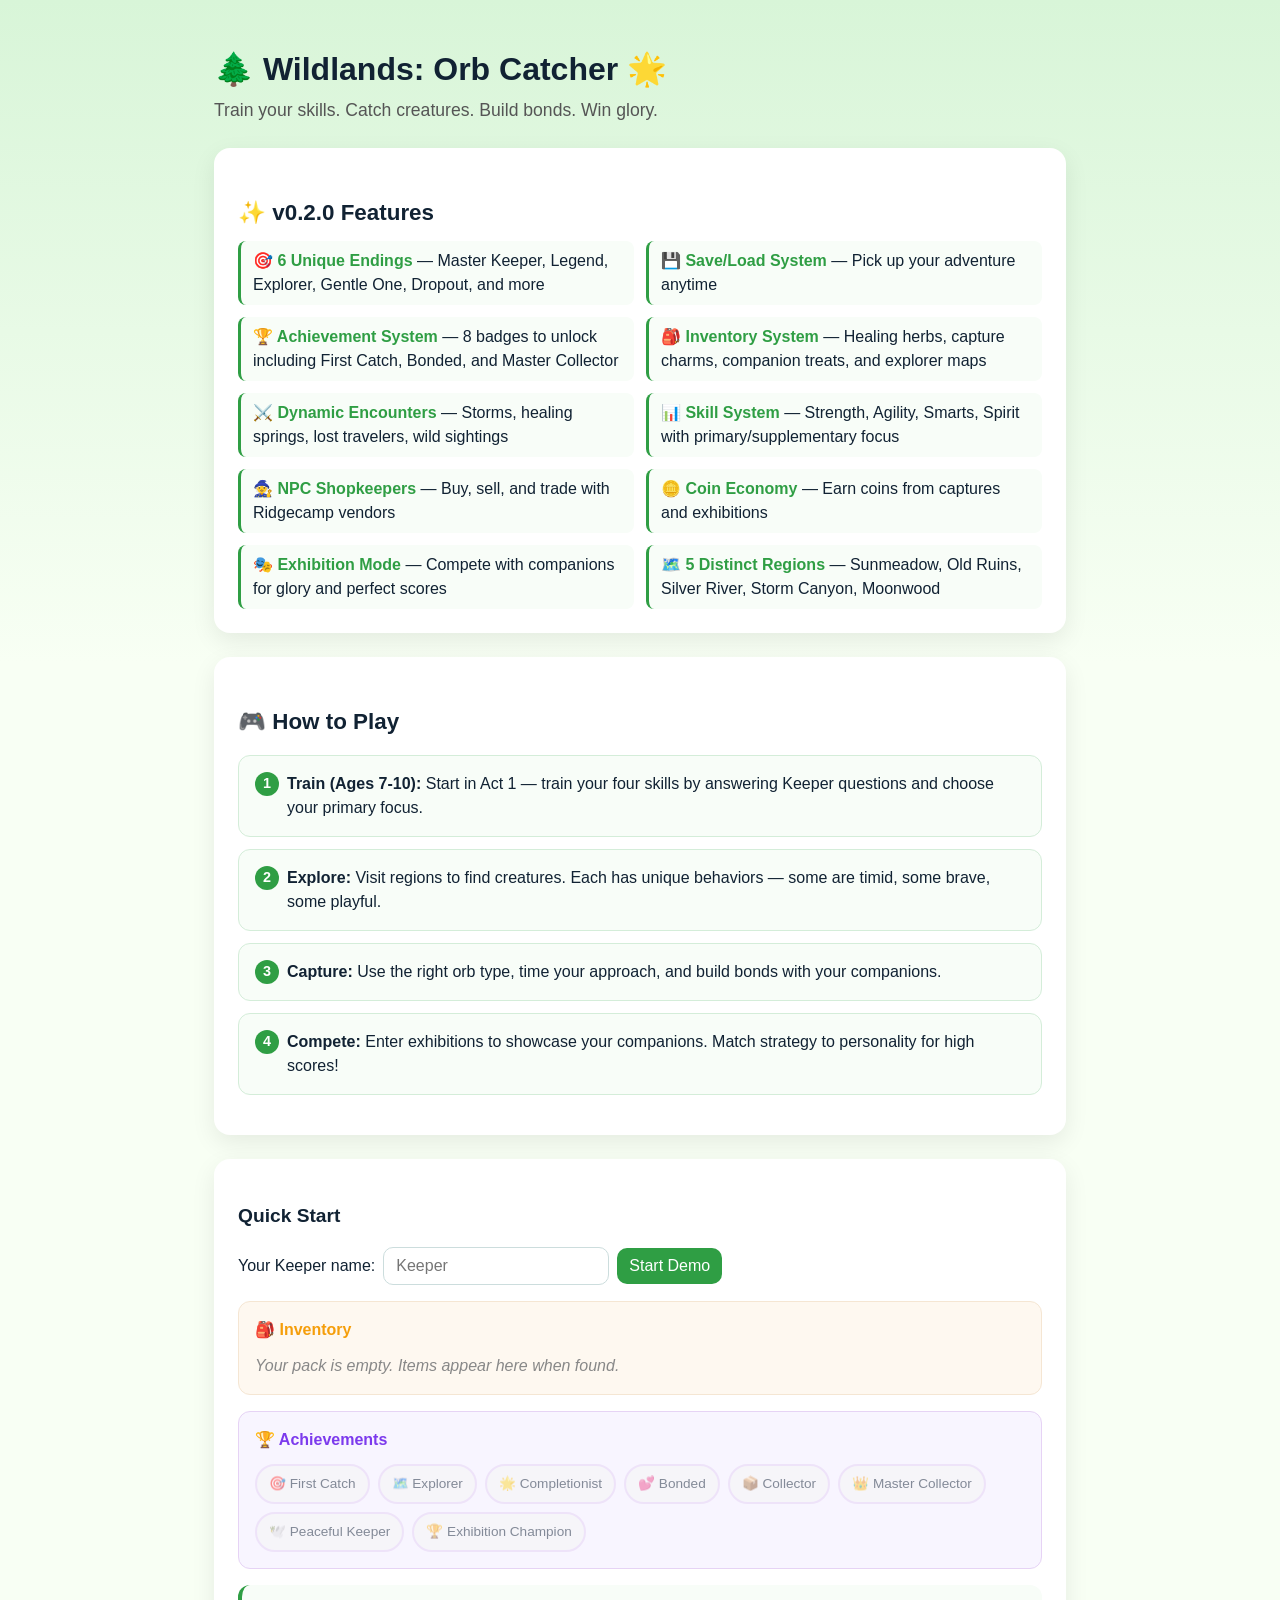
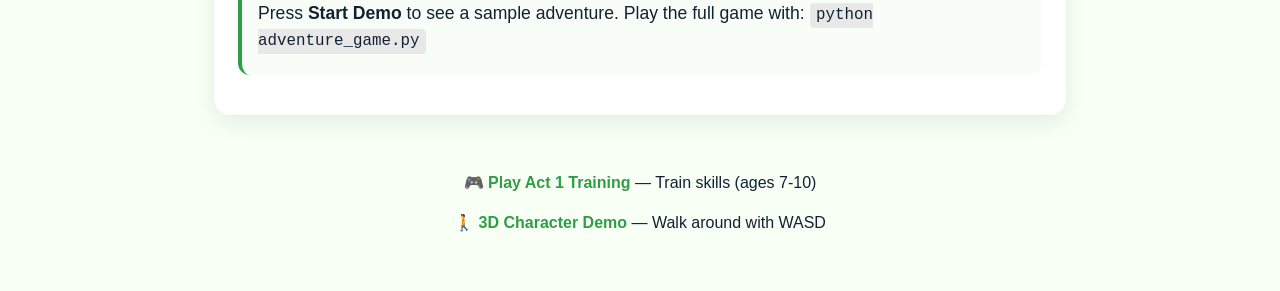
<file: web/index.html>
<!doctype html>
<html lang="en">
  <head>
    <meta charset="UTF-8" />
    <meta name="viewport" content="width=device-width, initial-scale=1.0" />
    <title>Wildlands: Orb Catcher v0.2.0</title>
    <link rel="stylesheet" href="styles.css" />
  </head>
  <body>
    <main class="game">
      <h1>🌲 Wildlands: Orb Catcher 🌟</h1>
      <p class="subtitle">Train your skills. Catch creatures. Build bonds. Win glory.</p>

      <section class="features">
        <h2>✨ v0.2.0 Features</h2>
        <ul>
          <li><strong>🎯 6 Unique Endings</strong> — Master Keeper, Legend, Explorer, Gentle One, Dropout, and more</li>
          <li><strong>💾 Save/Load System</strong> — Pick up your adventure anytime</li>
          <li><strong>🏆 Achievement System</strong> — 8 badges to unlock including First Catch, Bonded, and Master Collector</li>
          <li><strong>🎒 Inventory System</strong> — Healing herbs, capture charms, companion treats, and explorer maps</li>
          <li><strong>⚔️ Dynamic Encounters</strong> — Storms, healing springs, lost travelers, wild sightings</li>
          <li><strong>📊 Skill System</strong> — Strength, Agility, Smarts, Spirit with primary/supplementary focus</li>
          <li><strong>🧙 NPC Shopkeepers</strong> — Buy, sell, and trade with Ridgecamp vendors</li>
          <li><strong>🪙 Coin Economy</strong> — Earn coins from captures and exhibitions</li>
          <li><strong>🎭 Exhibition Mode</strong> — Compete with companions for glory and perfect scores</li>
          <li><strong>🗺️ 5 Distinct Regions</strong> — Sunmeadow, Old Ruins, Silver River, Storm Canyon, Moonwood</li>
        </ul>
      </section>

      <section class="panel">
        <h2>🎮 How to Play</h2>
        <ol class="how-to-play">
          <li><strong>Train (Ages 7-10):</strong> Start in Act 1 — train your four skills by answering Keeper questions and choose your primary focus.</li>
          <li><strong>Explore:</strong> Visit regions to find creatures. Each has unique behaviors — some are timid, some brave, some playful.</li>
          <li><strong>Capture:</strong> Use the right orb type, time your approach, and build bonds with your companions.</li>
          <li><strong>Compete:</strong> Enter exhibitions to showcase your companions. Match strategy to personality for high scores!</li>
        </ol>
      </section>

      <section class="panel">
        <h3>Quick Start</h3>
        <div class="row">
          <label for="playerName">Your Keeper name:</label>
          <input id="playerName" type="text" maxlength="24" placeholder="Keeper" />
          <button id="startBtn">Start Demo</button>
          <button id="restartBtn" class="hidden">Restart</button>
        </div>

        <div class="hud" id="hud">
          <div class="hud-section">
            <span class="hud-label">💚 Health</span>
            <span class="hud-value" id="healthVal">10</span>
          </div>
          <div class="hud-section">
            <span class="hud-label">🪙 Coins</span>
            <span class="hud-value" id="coinVal">0</span>
          </div>
          <div class="hud-section">
            <span class="hud-label">🍀 Luck</span>
            <span class="hud-value" id="luckVal">0</span>
          </div>
          <div class="hud-section">
            <span class="hud-label">🦁 Courage</span>
            <span class="hud-value" id="courageVal">0</span>
          </div>
        </div>

        <div class="inventory-panel" id="inventoryPanel">
          <h4>🎒 Inventory</h4>
          <div class="inventory-grid" id="inventoryGrid">
            <p class="empty-inv">Your pack is empty. Items appear here when found.</p>
          </div>
        </div>

        <div class="achievements-panel" id="achievementsPanel">
          <h4>🏆 Achievements</h4>
          <div class="achievements-grid" id="achievementsGrid">
            <div class="achievement locked" data-id="first_catch" title="Catch your first creature">🎯 First Catch</div>
            <div class="achievement locked" data-id="explorer" title="Visit 3 different regions">🗺️ Explorer</div>
            <div class="achievement locked" data-id="completionist" title="Visit all regions">🌟 Completionist</div>
            <div class="achievement locked" data-id="bonded" title="Reach max bond with a companion">💕 Bonded</div>
            <div class="achievement locked" data-id="collector" title="Catch 5+ creatures">📦 Collector</div>
            <div class="achievement locked" data-id="master_collector" title="Catch 10+ creatures">👑 Master Collector</div>
            <div class="achievement locked" data-id="peaceful_keeper" title="Leave more creatures than you catch">🕊️ Peaceful Keeper</div>
            <div class="achievement locked" data-id="exhibition_champion" title="Win an exhibition">🏆 Exhibition Champion</div>
          </div>
        </div>

        <div class="story" id="story">Press <strong>Start Demo</strong> to see a sample adventure. Play the full game with: <code>python adventure_game.py</code></div>
        <div class="choices" id="choices"></div>
      </section>

      <section class="links">
        <p>🎮 <a href="act1.html">Play Act 1 Training</a> — Train skills (ages 7-10)</p>
        <p>🚶 <a href="character3d.html">3D Character Demo</a> — Walk around with WASD</p>
      </section>
    </main>

    <script src="script.js"></script>
  </body>
</html>
</file>
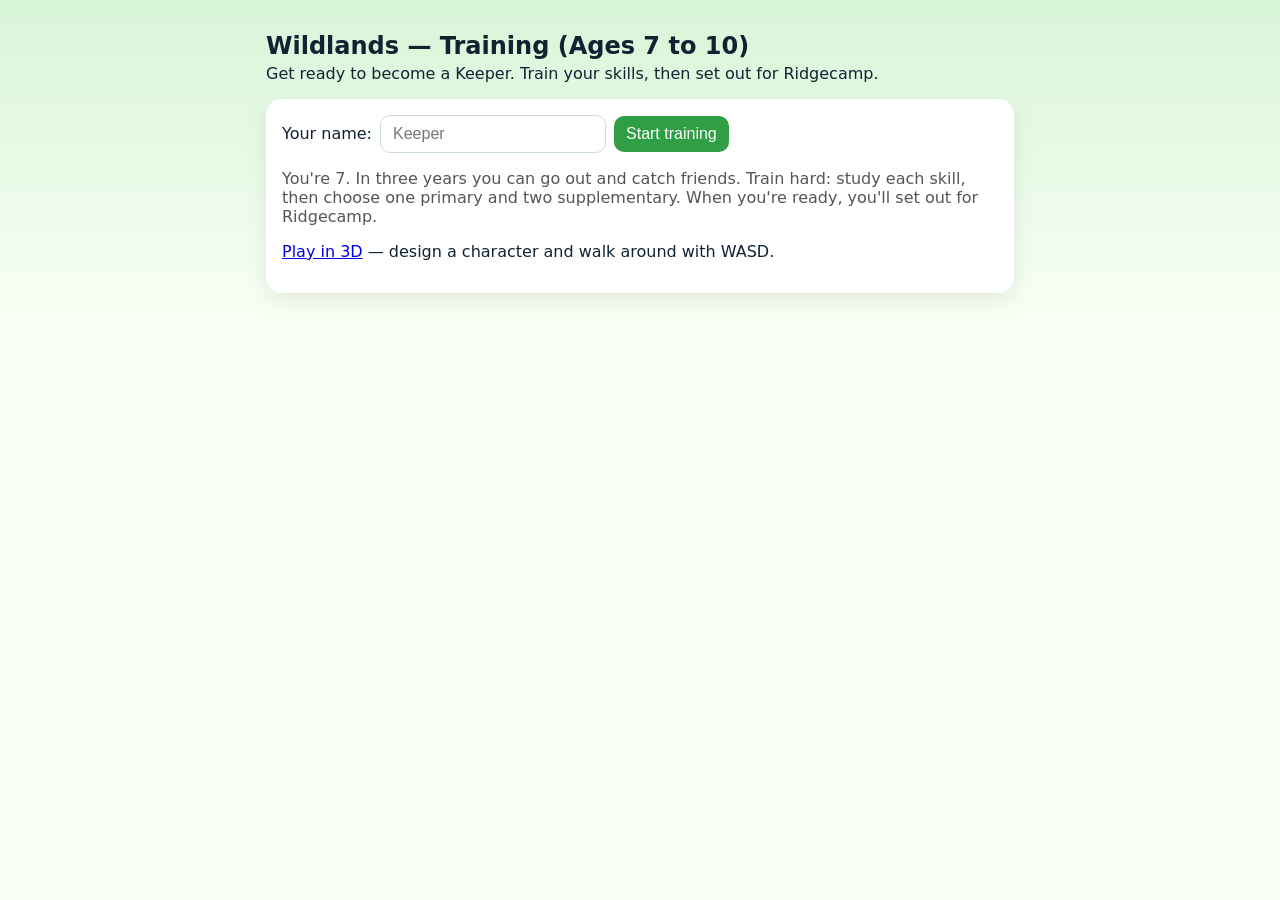
<file: web/act1.html>
<!DOCTYPE html>
<html lang="en">
  <head>
    <meta charset="UTF-8" />
    <meta name="viewport" content="width=device-width, initial-scale=1.0" />
    <title>Wildlands — Training (Act 1)</title>
    <style>
      * { box-sizing: border-box; }
      body {
        display: block;
        margin: 0;
        min-height: 100vh;
        font-family: system-ui, "Segoe UI", sans-serif;
        color: #123;
        background: #e8f5e9;
        background: linear-gradient(180deg, #d8f5d8, #f8fff4 35%);
      }
      main.game {
        display: block;
        max-width: 780px;
        margin: 0 auto;
        padding: 1rem;
      }
      .panel {
        background: #fff;
        border-radius: 16px;
        padding: 1rem;
        box-shadow: 0 8px 24px rgba(0,0,0,0.08);
      }
      .act1-title { font-size: 1.5rem; margin-bottom: 0.25rem; }
      .subtitle { margin-top: 0; }
      .row { display: flex; gap: 0.5rem; flex-wrap: wrap; align-items: center; }
      input, button {
        border-radius: 10px;
        border: 1px solid #cdd;
        padding: 0.55rem 0.75rem;
        font-size: 1rem;
      }
      button {
        cursor: pointer;
        background: #2f9e44;
        color: white;
        border: none;
      }
      button:hover { filter: brightness(1.05); }
      .skill-grid { display: grid; grid-template-columns: repeat(4, 1fr); gap: 0.5rem; margin: 0.75rem 0; }
      .skill-card { background: #f0f8f0; border-radius: 10px; padding: 0.5rem 0.75rem; text-align: center; border: 2px solid #d4edd9; }
      .skill-card.primary { border-color: #2f9e44; background: #e8f5e9; }
      .skill-card.supplementary { border-color: #1c7ed6; background: #e3f2fd; }
      .skill-name { font-weight: bold; font-size: 0.9rem; }
      .skill-value { font-size: 1.25rem; color: #2f9e44; }
      .year-badge { display: inline-block; background: #1c7ed6; color: white; padding: 0.25rem 0.5rem; border-radius: 8px; margin-left: 0.5rem; font-size: 0.9rem; }
      .story { margin-top: 1rem; font-size: 1.1rem; line-height: 1.45; min-height: 60px; }
      .stats { margin-top: 0.75rem; font-size: 0.95rem; color: #2b4; }
      .choices { margin-top: 1rem; display: grid; gap: 0.6rem; }
      .choice-btn { text-align: left; background: #fff; border: 2px solid #d4edd9; color: #123; }
      .choice-btn:hover { border-color: #2f9e44; }
      .question-block { background: #f8fcf8; border-radius: 12px; padding: 1rem; margin: 1rem 0; border: 2px solid #d4edd9; }
      .question-text { font-size: 1.1rem; margin-bottom: 0.75rem; }
      .answer-btn { display: block; width: 100%; text-align: left; margin-bottom: 0.5rem; padding: 0.6rem 1rem; }
      .answer-btn.correct { border-color: #2f9e44; background: #e8f5e9; }
      .answer-btn.wrong { border-color: #c62828; background: #ffebee; }
      .feedback { margin-top: 0.75rem; font-weight: 500; }
      .feedback.ok { color: #2e7d32; }
      .feedback.fail { color: #c62828; }
      .hidden { display: none !important; }
    </style>
  </head>
  <body>
    <noscript><p style="padding:1rem;margin:1rem;background:#fff3cd;border-radius:8px;">JavaScript is required. Enable it and reload.</p></noscript>
    <main class="game">
      <h1 class="act1-title">Wildlands — Training (Ages 7 to 10)</h1>
      <p class="subtitle">Get ready to become a Keeper. Train your skills, then set out for Ridgecamp.</p>

      <section class="panel" id="panel">
        <div id="screen-start">
          <div class="row">
            <label for="act1Name">Your name:</label>
            <input id="act1Name" type="text" maxlength="24" placeholder="Keeper" />
            <button id="act1StartBtn" type="button">Start training</button>
          </div>
          <p style="margin-top:1rem; color:#555;">You're 7. In three years you can go out and catch friends. Train hard: study each skill, then choose one primary and two supplementary. When you're ready, you'll set out for Ridgecamp.</p>
          <p style="margin-top:0.5rem;"><a href="character3d.html">Play in 3D</a> — design a character and walk around with WASD.</p>
        </div>

        <div id="screen-training" class="hidden">
          <div class="stats" id="act1Stats"></div>
          <div class="story" id="act1Story"></div>
          <div id="act1Choices" class="choices"></div>
          <div id="act1Question" class="hidden question-block">
            <div class="question-text" id="act1QuestionText"></div>
            <div id="act1Answers"></div>
            <div id="act1Feedback" class="feedback hidden"></div>
          </div>
        </div>

        <div id="screen-focus" class="hidden">
          <div class="story" id="focusStory"></div>
          <div id="focusChoices" class="choices"></div>
        </div>

        <div id="screen-ready" class="hidden">
          <div class="story" id="readyStory"></div>
          <p style="margin-top:1rem;"><a href="index.html" style="display:inline-block; text-decoration:none;">Back to Forest Adventure</a></p>
        </div>
      </section>
    </main>

    <script>
(function () {
  "use strict";
  var SKILLS = ["Strength", "Agility", "Smarts", "Spirit"];
  var BASELINE = 2;
  var PRIMARY_THRESHOLD = 4;
  var SUPPLEMENTARY_THRESHOLD = 3;
  var ACTIONS_PER_YEAR = 10;
  var QUESTIONS = {
    Strength: { text: "What's the safest way to carry a heavy orb?", options: ["In one hand", "Close to your body with both hands", "On your head", "Tossing it"], correctIndex: 1 },
    Agility: { text: "What's the best way to step so you don't startle a creature?", options: ["Stomp loudly", "Move slowly and quietly", "Run toward it", "Jump"], correctIndex: 1 },
    Smarts: { text: "What do Moss Bunnies eat?", options: ["Berries", "Insects", "Grass and leaves", "Seeds"], correctIndex: 2 },
    Spirit: { text: "What should you do if a creature looks scared?", options: ["Chase it", "Stay calm and still, speak softly", "Throw food at it", "Leave immediately"], correctIndex: 1 }
  };
  var state = null;

  function getState() {
    return { name: "", skills: { Strength: 0, Agility: 0, Smarts: 0, Spirit: 0 }, actions: 0, year: 1, primary: null, supplementary: [], focusChosen: false, screen: "start" };
  }
  function currentYearLabel() {
    return "Year " + Math.min(3, Math.floor(state.actions / ACTIONS_PER_YEAR) + 1) + " of 3";
  }
  function allAtBaseline() {
    return SKILLS.every(function(s) { return state.skills[s] >= BASELINE; });
  }
  function isReady() {
    if (!state.focusChosen || state.primary === null || state.supplementary.length !== 2) return false;
    if (Math.floor(state.actions / ACTIONS_PER_YEAR) < 2) return false;
    if (state.skills[state.primary] < PRIMARY_THRESHOLD) return false;
    if (state.supplementary.some(function(s) { return state.skills[s] < SUPPLEMENTARY_THRESHOLD; })) return false;
    return true;
  }
  function showScreen(id) {
    ["screen-start", "screen-training", "screen-focus", "screen-ready"].forEach(function(sid) {
      var el = document.getElementById(sid);
      if (el) el.classList.add("hidden");
    });
    var target = document.getElementById(id);
    if (target) target.classList.remove("hidden");
  }
  function renderStats() {
    var el = document.getElementById("act1Stats");
    if (!el || !state) return;
    var parts = SKILLS.map(function(s) {
      var c = "skill-card";
      if (state.primary === s) c += " primary";
      if (state.supplementary.indexOf(s) !== -1) c += " supplementary";
      return "<div class=\"" + c + "\"><span class=\"skill-name\">" + s + "</span><br><span class=\"skill-value\">" + state.skills[s] + "</span></div>";
    });
    el.innerHTML = "<div><span class=\"year-badge\">" + currentYearLabel() + "</span> Actions: " + state.actions + "</div><div class=\"skill-grid\">" + parts.join("") + "</div>";
  }
  function renderTrainingChoices() {
    var storyEl = document.getElementById("act1Story");
    var choicesEl = document.getElementById("act1Choices");
    var questionEl = document.getElementById("act1Question");
    if (questionEl) questionEl.classList.add("hidden");
    if (storyEl) storyEl.textContent = "What do you want to study, " + state.name + "?";
    if (!choicesEl) return;
    choicesEl.innerHTML = "";
    SKILLS.forEach(function(skill) {
      var btn = document.createElement("button");
      btn.type = "button";
      btn.className = "choice-btn";
      btn.textContent = "Study " + skill;
      btn.addEventListener("click", function() { showQuestion(skill); });
      choicesEl.appendChild(btn);
    });
  }
  function showQuestion(skill) {
    var q = QUESTIONS[skill];
    if (!q) return;
    var textEl = document.getElementById("act1QuestionText");
    var answersEl = document.getElementById("act1Answers");
    if (textEl) textEl.textContent = q.text;
    if (answersEl) {
      answersEl.innerHTML = "";
      q.options.forEach(function(opt, i) {
        var btn = document.createElement("button");
        btn.type = "button";
        btn.className = "answer-btn choice-btn";
        btn.textContent = opt;
        btn.addEventListener("click", function() { submitAnswer(skill, i, btn, answersEl); });
        answersEl.appendChild(btn);
      });
    }
    var feedbackEl = document.getElementById("act1Feedback");
    if (feedbackEl) feedbackEl.classList.add("hidden");
    var questionBlock = document.getElementById("act1Question");
    if (questionBlock) questionBlock.classList.remove("hidden");
  }
  function submitAnswer(skill, chosenIndex, chosenBtn, answersEl) {
    var q = QUESTIONS[skill];
    var correct = chosenIndex === q.correctIndex;
    var feedbackEl = document.getElementById("act1Feedback");
    if (feedbackEl) {
      feedbackEl.classList.remove("hidden", "ok", "fail");
      feedbackEl.classList.add(correct ? "ok" : "fail");
      feedbackEl.textContent = correct ? "Correct! +1 " + skill + "." : "Not quite. The right answer was: \"" + q.options[q.correctIndex] + "\". No change this time.";
    }
    if (answersEl) {
      var btns = answersEl.querySelectorAll("button");
      for (var i = 0; i < btns.length; i++) { btns[i].disabled = true; btns[i].classList.remove("correct", "wrong"); }
      chosenBtn.classList.add(correct ? "correct" : "wrong");
      if (!correct && answersEl.children[q.correctIndex]) answersEl.children[q.correctIndex].classList.add("correct");
    }
    if (correct) state.skills[skill] += 1;
    state.actions += 1;
    setTimeout(function() {
      renderStats();
      if (!state.focusChosen && allAtBaseline()) {
        state.focusChosen = true;
        showFocusScreen();
        return;
      }
      if (isReady()) {
        showReadyScreen();
        return;
      }
      renderTrainingChoices();
      var qb = document.getElementById("act1Question");
      if (qb) qb.classList.add("hidden");
    }, 1800);
  }
  function showFocusScreen() {
    state.screen = "focus";
    showScreen("screen-focus");
    var focusStory = document.getElementById("focusStory");
    if (focusStory) focusStory.textContent = "You're getting stronger in every way. Now choose one primary skill (your main focus) and two supplementary skills. You'll need to reach higher levels in those three by the time you're 10.";
    var choicesEl = document.getElementById("focusChoices");
    if (!choicesEl) return;
    choicesEl.innerHTML = "";
    var row1 = document.createElement("p");
    row1.innerHTML = "<strong>Pick your primary skill (must reach 4):</strong>";
    choicesEl.appendChild(row1);
    SKILLS.forEach(function(skill) {
      var btn = document.createElement("button");
      btn.type = "button";
      btn.className = "choice-btn";
      btn.textContent = skill;
      btn.addEventListener("click", function() { choosePrimary(skill, choicesEl); });
      choicesEl.appendChild(btn);
    });
  }
  function choosePrimary(skill, choicesEl) {
    state.primary = skill;
    var others = SKILLS.filter(function(s) { return s !== skill; });
    choicesEl.innerHTML = "";
    var row2 = document.createElement("p");
    row2.innerHTML = "<strong>Primary: " + skill + ". Now pick two supplementary skills (each must reach 3):</strong>";
    choicesEl.appendChild(row2);
    others.forEach(function(s) {
      var btn = document.createElement("button");
      btn.type = "button";
      btn.className = "choice-btn";
      btn.textContent = s;
      btn.addEventListener("click", function() { chooseSupplementary(s, choicesEl); });
      choicesEl.appendChild(btn);
    });
  }
  function chooseSupplementary(skill, choicesEl) {
    if (state.supplementary.indexOf(skill) !== -1) return;
    state.supplementary.push(skill);
    if (state.supplementary.length === 2) {
      state.screen = "training";
      showScreen("screen-training");
      renderStats();
      renderTrainingChoices();
    } else {
      var others = SKILLS.filter(function(s) { return s !== state.primary && state.supplementary.indexOf(s) === -1; });
      choicesEl.innerHTML = "";
      var row = document.createElement("p");
      row.innerHTML = "<strong>Supplementary: " + state.supplementary.join(", ") + ". Pick one more:</strong>";
      choicesEl.appendChild(row);
      others.forEach(function(s) {
        var btn = document.createElement("button");
        btn.type = "button";
        btn.className = "choice-btn";
        btn.textContent = s;
        btn.addEventListener("click", function() { chooseSupplementary(s, choicesEl); });
        choicesEl.appendChild(btn);
      });
    }
  }
  function showReadyScreen() {
    state.screen = "ready";
    showScreen("screen-ready");
    var readyStory = document.getElementById("readyStory");
    if (readyStory) readyStory.innerHTML = "You've turned 10. You're ready.<br><br>Your primary skill, <strong>" + state.primary + "</strong>, and your supplementary skills, <strong>" + state.supplementary.join("</strong> and <strong>") + "</strong>, are strong enough. You say goodbye and set out for Ridgecamp.<br><br><strong>Act 1 complete.</strong> To play Act 2, run: <code>python adventure_game.py</code>";
  }
  function startAct1() {
    var nameInput = document.getElementById("act1Name");
    state = getState();
    state.name = (nameInput && nameInput.value ? nameInput.value.trim() : "Keeper") || "Keeper";
    showScreen("screen-training");
    renderStats();
    renderTrainingChoices();
  }
  function init() {
    var btn = document.getElementById("act1StartBtn");
    if (btn) btn.addEventListener("click", startAct1);
  }
  if (document.readyState === "loading") {
    document.addEventListener("DOMContentLoaded", init);
  } else {
    init();
  }
})();
    </script>
  </body>
</html>
</file>
<file: web/styles.css>
:root {
  --bg: #f8fff4;
  --card: #ffffff;
  --ink: #123;
  --accent: #2f9e44;
  --accent-2: #1c7ed6;
  --accent-3: #f59e0b;
  --border: #d4edd9;
  --shadow: rgba(0, 0, 0, 0.08);
}

* { box-sizing: border-box; }

body {
  margin: 0;
  font-family: "Trebuchet MS", "Segoe UI", sans-serif;
  color: var(--ink);
  background: linear-gradient(180deg, #d8f5d8, #f8fff4 35%);
  min-height: 100vh;
  line-height: 1.5;
}

.game {
  max-width: 900px;
  margin: 0 auto;
  padding: 1.5rem;
}

h1 {
  margin-bottom: 0.25rem;
  font-size: 2rem;
}

h2 {
  font-size: 1.4rem;
  margin-top: 1.5rem;
  margin-bottom: 0.75rem;
}

h3 {
  font-size: 1.2rem;
  margin-bottom: 1rem;
}

.subtitle {
  margin-top: 0;
  color: #555;
  font-size: 1.1rem;
}

/* Features section */
.features {
  background: var(--card);
  border-radius: 16px;
  padding: 1.5rem;
  margin: 1.5rem 0;
  box-shadow: 0 8px 24px var(--shadow);
}

.features ul {
  list-style: none;
  padding: 0;
  margin: 0;
  display: grid;
  grid-template-columns: repeat(auto-fit, minmax(280px, 1fr));
  gap: 0.75rem;
}

.features li {
  padding: 0.5rem 0.75rem;
  background: #f8fdf8;
  border-radius: 8px;
  border-left: 3px solid var(--accent);
}

.features strong {
  color: var(--accent);
}

/* How to Play */
.how-to-play {
  counter-reset: step;
  list-style: none;
  padding: 0;
}

.how-to-play li {
  position: relative;
  padding: 1rem 1rem 1rem 3rem;
  margin: 0.75rem 0;
  background: #f8fdf8;
  border-radius: 12px;
  border: 1px solid var(--border);
}

.how-to-play li::before {
  counter-increment: step;
  content: counter(step);
  position: absolute;
  left: 1rem;
  top: 1rem;
  width: 24px;
  height: 24px;
  background: var(--accent);
  color: white;
  border-radius: 50%;
  display: flex;
  align-items: center;
  justify-content: center;
  font-weight: bold;
  font-size: 0.9rem;
}

/* Panel */
.panel {
  background: var(--card);
  border-radius: 16px;
  padding: 1.5rem;
  margin: 1.5rem 0;
  box-shadow: 0 8px 24px var(--shadow);
}

.row {
  display: flex;
  gap: 0.5rem;
  flex-wrap: wrap;
  align-items: center;
  margin-bottom: 1rem;
}

input, button {
  border-radius: 10px;
  border: 1px solid #cdd;
  padding: 0.55rem 0.75rem;
  font-size: 1rem;
}

button {
  cursor: pointer;
  background: var(--accent);
  color: white;
  border: none;
  transition: filter 0.15s ease;
}

button:hover {
  filter: brightness(1.1);
}

#restartBtn {
  background: var(--accent-2);
}

/* HUD */
.hud {
  display: flex;
  flex-wrap: wrap;
  gap: 1rem;
  margin: 1rem 0;
  padding: 1rem;
  background: #f8fdf8;
  border-radius: 12px;
  border: 1px solid var(--border);
}

.hud-section {
  display: flex;
  flex-direction: column;
  align-items: center;
  padding: 0.5rem 1rem;
  background: white;
  border-radius: 10px;
  min-width: 80px;
}

.hud-label {
  font-size: 0.75rem;
  color: #666;
  text-transform: uppercase;
  letter-spacing: 0.5px;
}

.hud-value {
  font-size: 1.4rem;
  font-weight: bold;
  color: var(--accent);
}

/* Inventory Panel */
.inventory-panel {
  margin: 1rem 0;
  padding: 1rem;
  background: #fef8f0;
  border-radius: 12px;
  border: 1px solid #f5e6d3;
}

.inventory-panel h4 {
  margin: 0 0 0.75rem 0;
  color: var(--accent-3);
}

.inventory-grid {
  display: flex;
  flex-wrap: wrap;
  gap: 0.5rem;
}

.inventory-item {
  padding: 0.5rem 0.75rem;
  background: white;
  border-radius: 8px;
  border: 2px solid #f5e6d3;
  font-size: 0.9rem;
}

.inventory-item .count {
  display: inline-block;
  background: var(--accent-3);
  color: white;
  border-radius: 50%;
  width: 20px;
  height: 20px;
  text-align: center;
  font-size: 0.75rem;
  line-height: 20px;
  margin-left: 0.5rem;
}

.empty-inv {
  color: #888;
  font-style: italic;
  margin: 0;
}

/* Achievements Panel */
.achievements-panel {
  margin: 1rem 0;
  padding: 1rem;
  background: #f8f5ff;
  border-radius: 12px;
  border: 1px solid #e6d3f5;
}

.achievements-panel h4 {
  margin: 0 0 0.75rem 0;
  color: #7c3aed;
}

.achievements-grid {
  display: flex;
  flex-wrap: wrap;
  gap: 0.5rem;
}

.achievement {
  padding: 0.5rem 0.75rem;
  border-radius: 20px;
  font-size: 0.85rem;
  border: 2px solid #e6d3f5;
  background: white;
  cursor: help;
}

.achievement.locked {
  opacity: 0.5;
  background: #f5f5f5;
}

.achievement.unlocked {
  border-color: #7c3aed;
  background: #f3e8ff;
  font-weight: bold;
}

/* Story */
.story {
  margin-top: 1rem;
  font-size: 1.1rem;
  line-height: 1.45;
  min-height: 90px;
  padding: 1rem;
  background: #f8fdf8;
  border-radius: 12px;
  border-left: 4px solid var(--accent);
}

.story code {
  background: #e8e8e8;
  padding: 0.2rem 0.4rem;
  border-radius: 4px;
  font-family: monospace;
  font-size: 0.9em;
}

/* Choices */
.choices {
  margin-top: 1rem;
  display: grid;
  gap: 0.6rem;
}

.choice-btn {
  text-align: left;
  background: #fff;
  border: 2px solid var(--border);
  color: var(--ink);
}

.choice-btn:hover {
  border-color: var(--accent);
  background: #f8fdf8;
}

/* Links section */
.links {
  text-align: center;
  padding: 1rem;
}

.links a {
  color: var(--accent);
  text-decoration: none;
  font-weight: bold;
}

.links a:hover {
  text-decoration: underline;
}

.hidden {
  display: none !important;
}

/* Responsive */
@media (max-width: 600px) {
  .hud {
    justify-content: center;
  }
  
  .hud-section {
    min-width: 70px;
  }
  
  .features ul {
    grid-template-columns: 1fr;
  }
}
</file>
